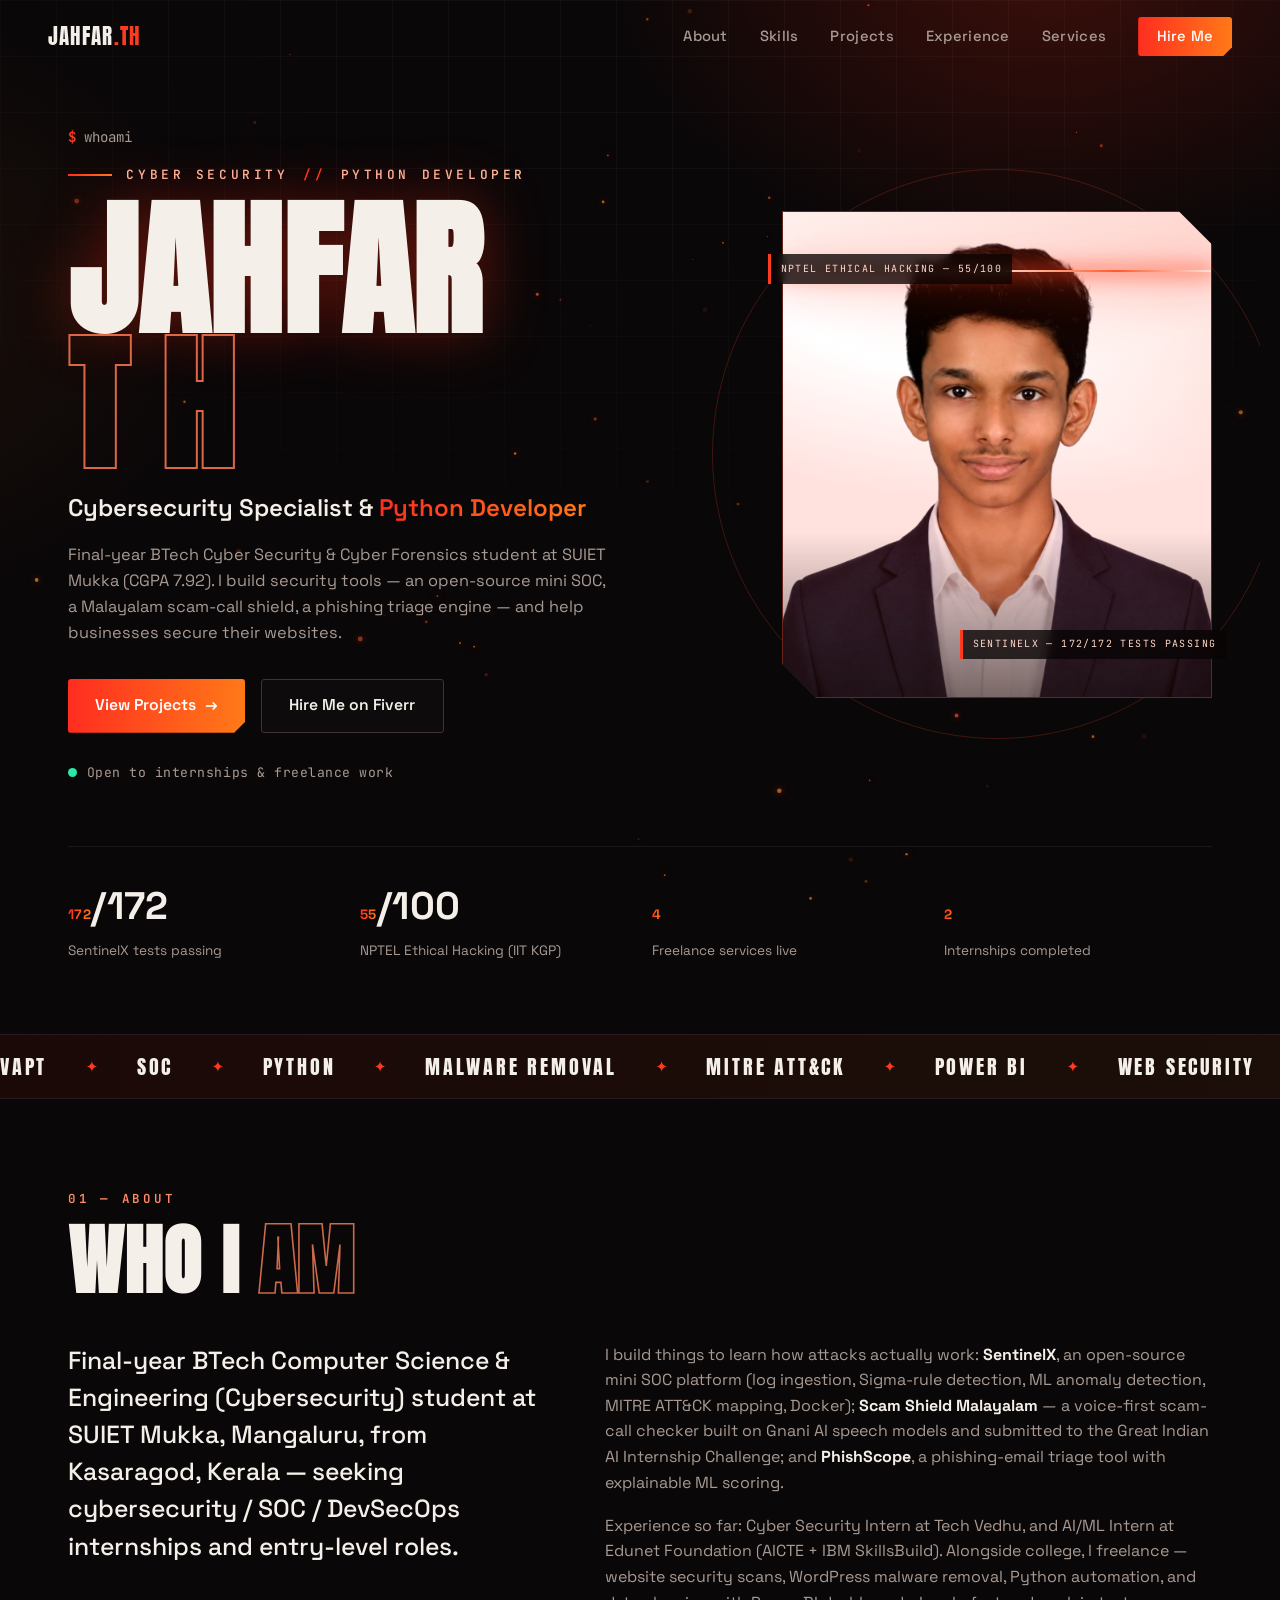
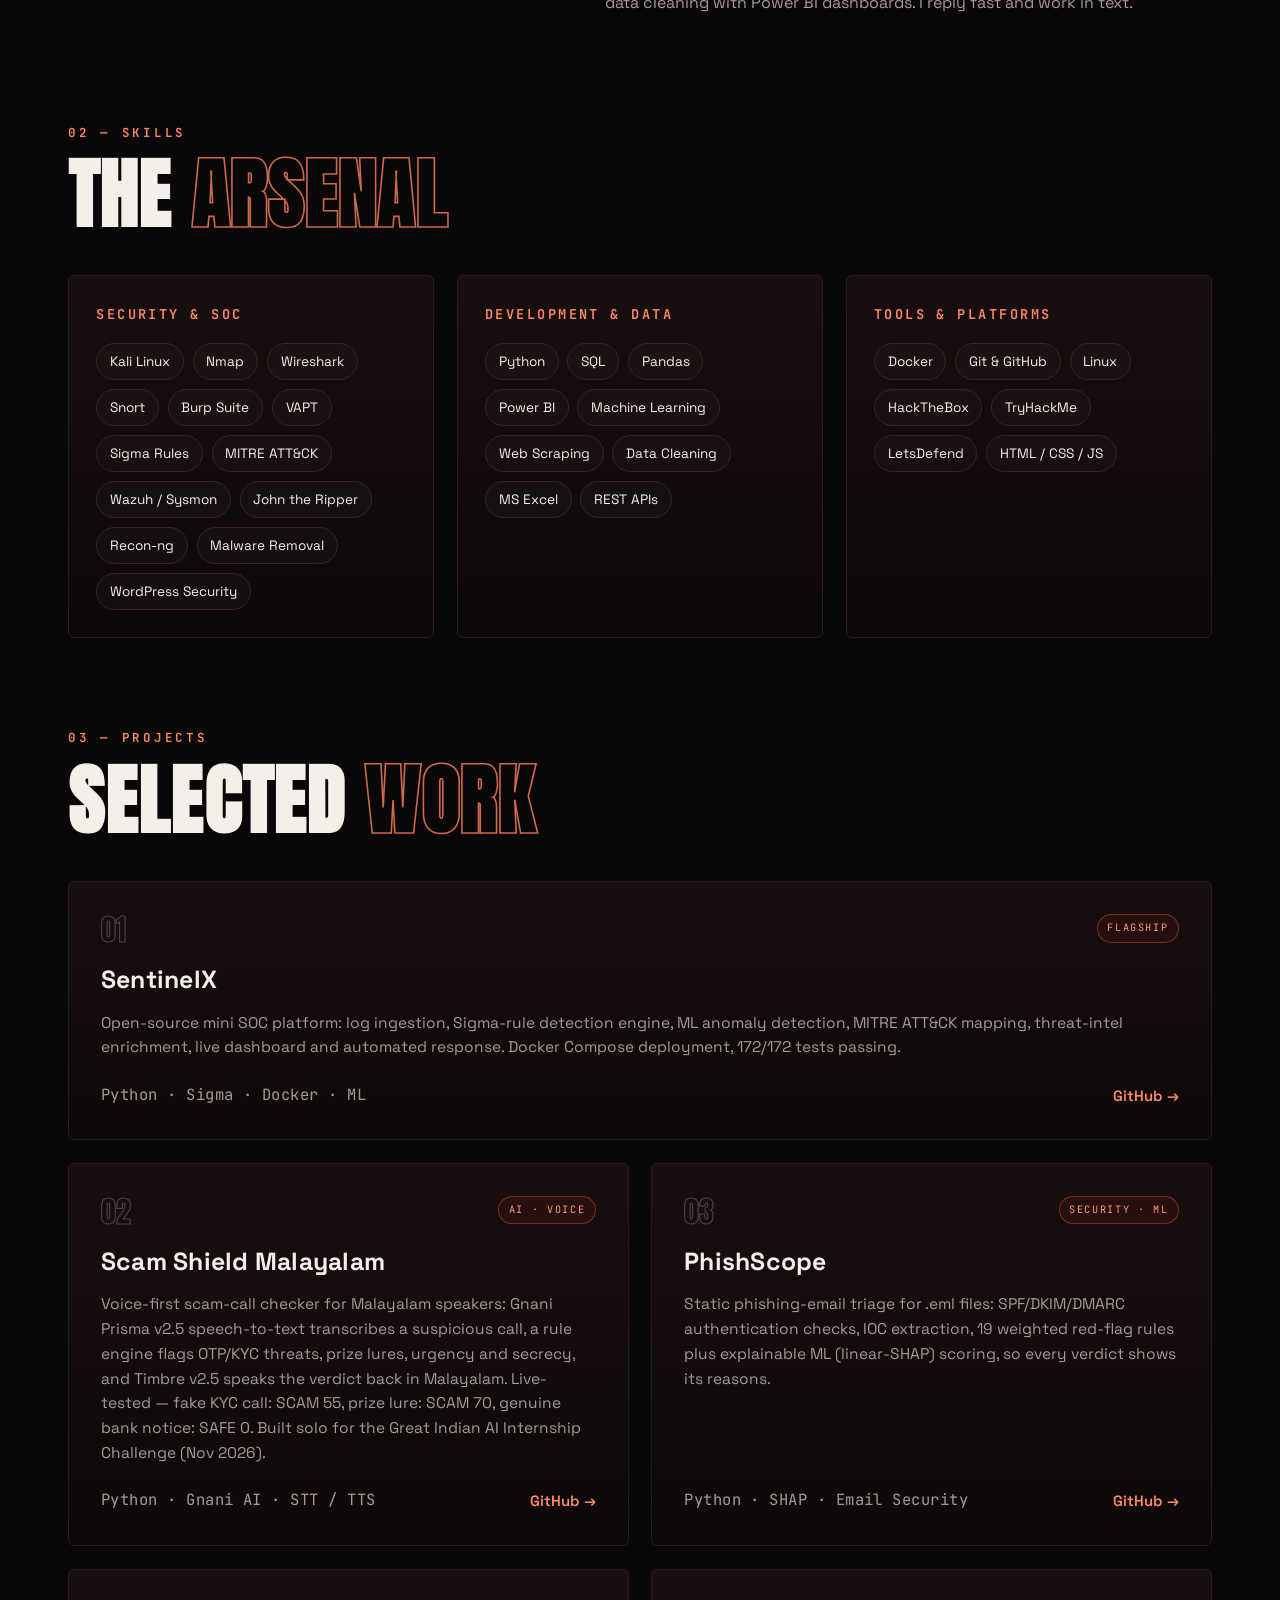
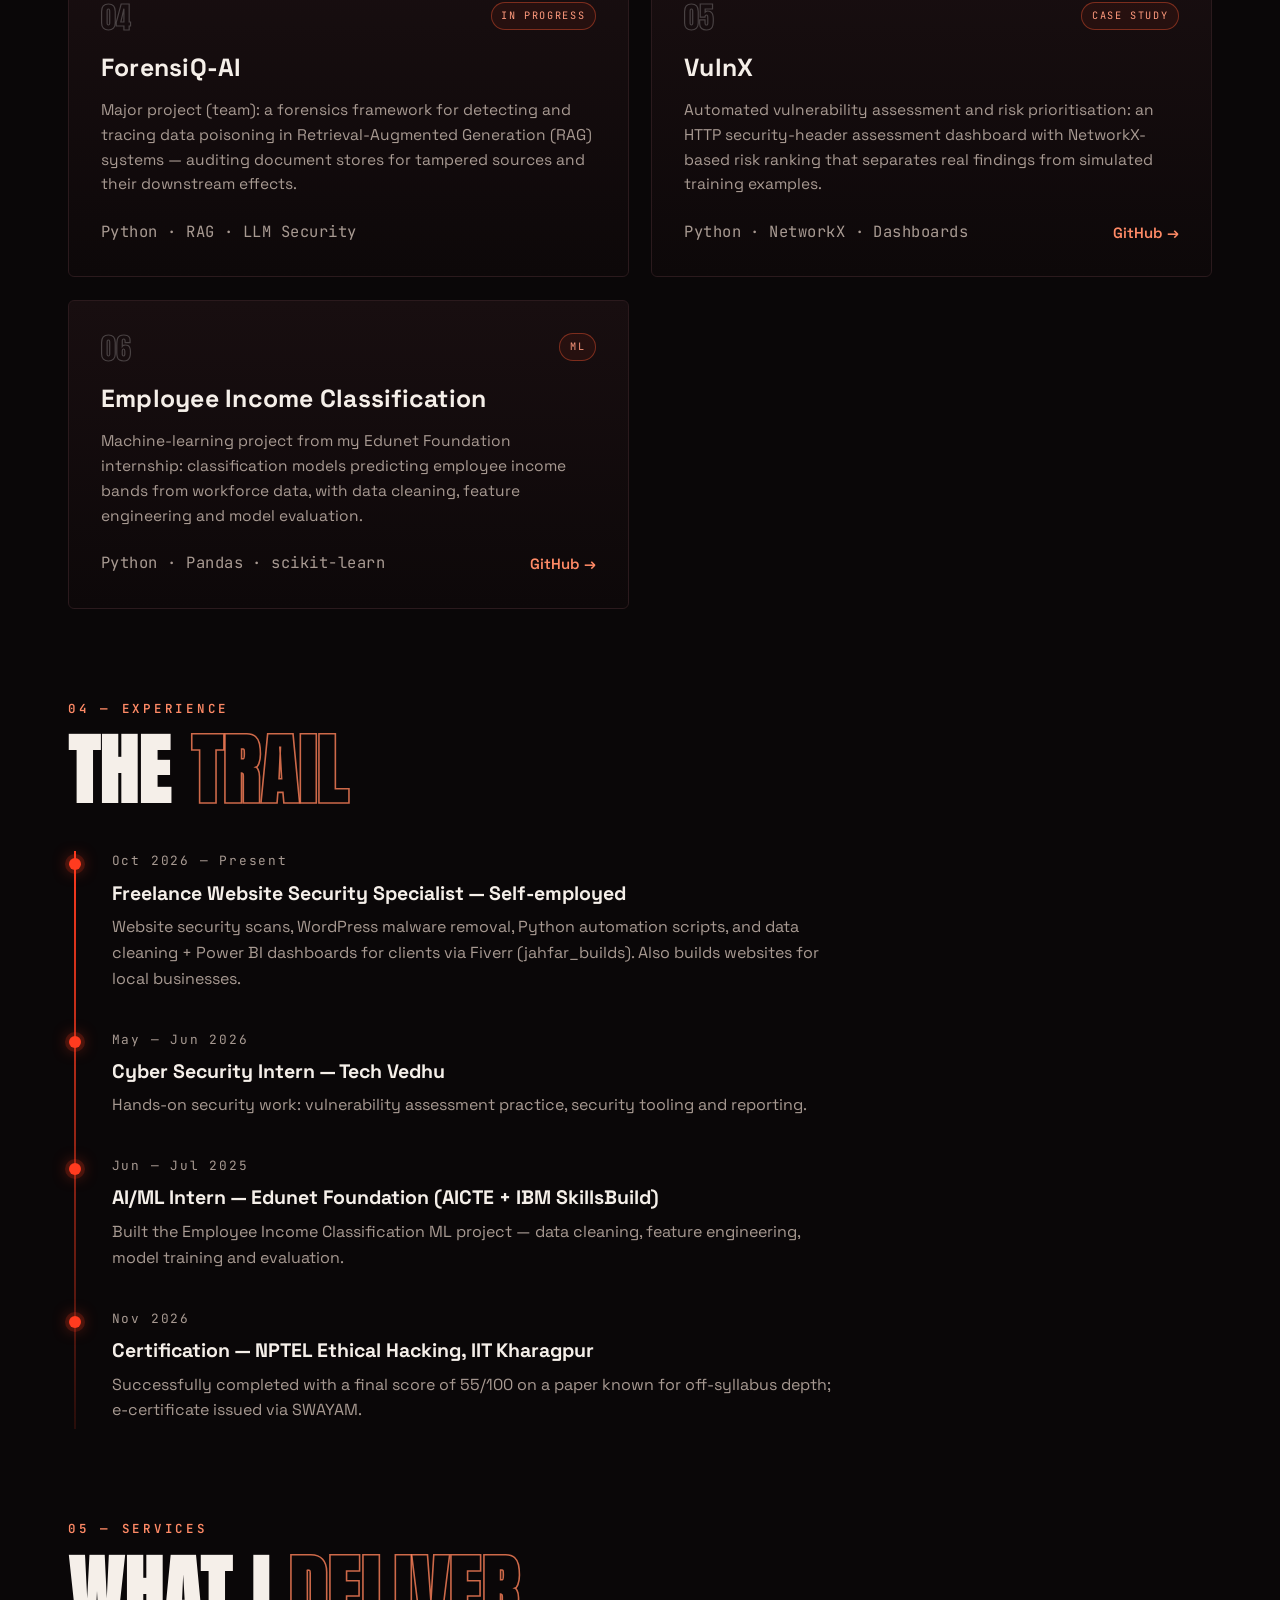
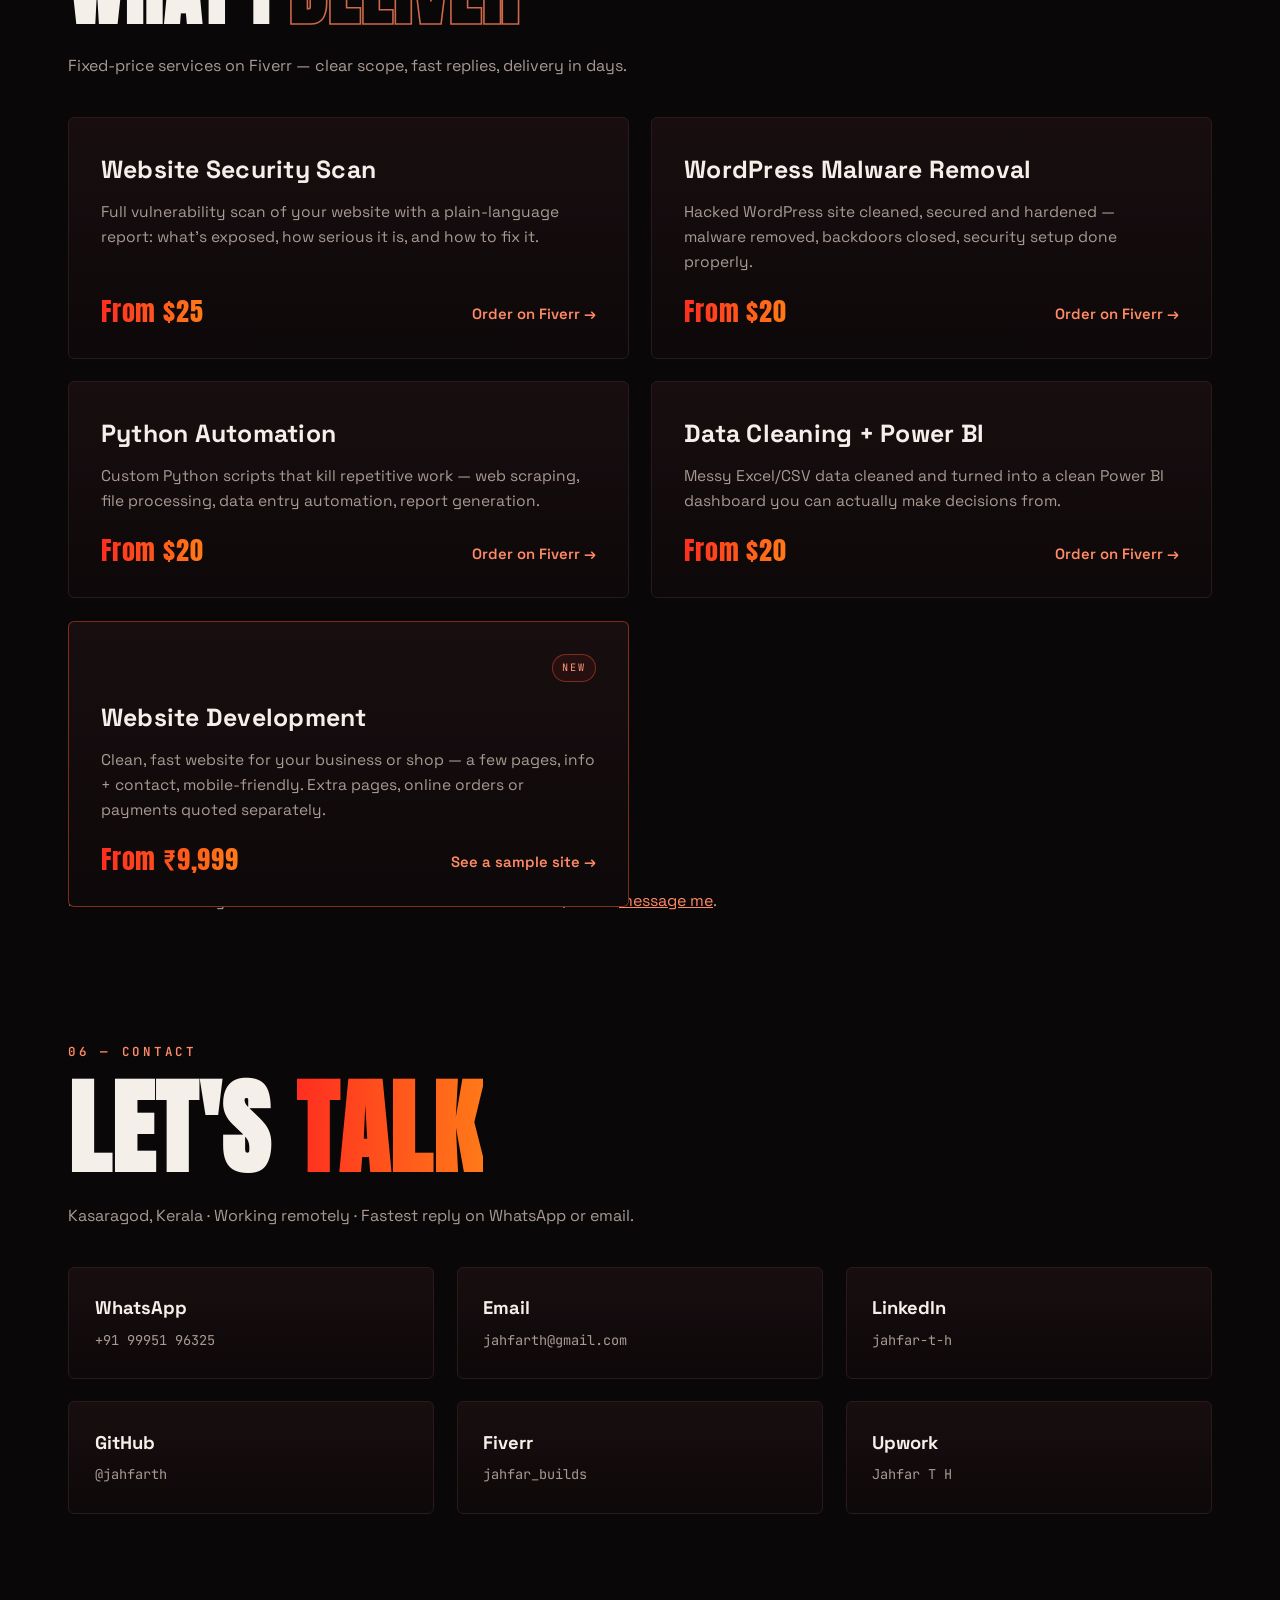
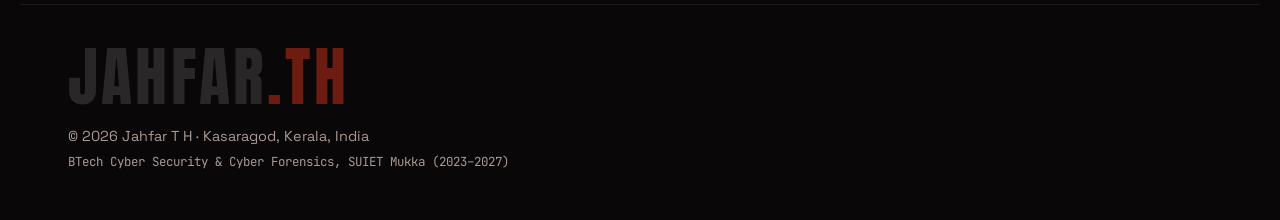
<file: index.html>
<!DOCTYPE html>
<html lang="en">
<head>
<meta charset="UTF-8">
<meta name="viewport" content="width=device-width, initial-scale=1.0">
<title>Jahfar T H — Cybersecurity Specialist &amp; Python Developer</title>
<meta name="description" content="Portfolio of Jahfar T H — final-year BTech Cybersecurity student, NPTEL Ethical Hacking certified. Builder of SentinelX (open-source mini SOC) and Scam Shield Malayalam. Website security, Python automation and data services.">
<link rel="preconnect" href="https://fonts.googleapis.com">
<link rel="preconnect" href="https://fonts.gstatic.com" crossorigin>
<link href="https://fonts.googleapis.com/css2?family=Anton&family=Space+Grotesk:wght@400;500;600;700&family=JetBrains+Mono:wght@400;600&display=swap" rel="stylesheet">
<link rel="stylesheet" href="style.css">
<link rel="icon" href="data:image/svg+xml,<svg xmlns='http://www.w3.org/2000/svg' viewBox='0 0 100 100'><rect width='100' height='100' rx='20' fill='%230a0708'/><text x='50' y='68' font-size='52' font-family='monospace' font-weight='bold' fill='%23ff3b1f' text-anchor='middle'>J</text></svg>">
</head>
<body>

<div class="bg-grid" aria-hidden="true"></div>
<div class="bg-glow" aria-hidden="true"></div>
<canvas class="embers" id="embers" aria-hidden="true"></canvas>

<header class="nav" id="nav">
  <a class="logo" href="#top">JAHFAR<span>.TH</span></a>
  <button class="nav-toggle" id="navToggle" aria-label="Menu">☰</button>
  <nav id="navLinks">
    <a href="#about">About</a>
    <a href="#skills">Skills</a>
    <a href="#projects">Projects</a>
    <a href="#experience">Experience</a>
    <a href="#services">Services</a>
    <a href="#contact" class="nav-cta">Hire Me</a>
  </nav>
</header>

<main id="top">

  <!-- HERO -->
  <section class="hero">
    <div class="hero-inner">
      <div class="hero-text">
        <p class="terminal-line reveal"><span class="prompt">$</span> whoami</p>
        <p class="kicker reveal"><span class="kicker-line"></span> CYBER SECURITY <span class="kicker-sep">//</span> PYTHON DEVELOPER</p>
        <h1 class="hero-name">
          <span class="name-solid reveal">JAHFAR</span>
          <span class="name-outline reveal">T&nbsp;H</span>
        </h1>
        <p class="hero-role reveal">Cybersecurity Specialist &amp; <span class="accent">Python Developer</span></p>
        <p class="hero-sub reveal">Final-year BTech Cyber Security &amp; Cyber Forensics student at SUIET Mukka (CGPA 7.92). I build security tools — an open-source mini SOC, a Malayalam scam-call shield, a phishing triage engine — and help businesses secure their websites.</p>
        <div class="hero-ctas reveal">
          <a class="btn btn-primary" href="#projects">View Projects <span class="btn-arrow">→</span></a>
          <a class="btn btn-ghost" href="https://www.fiverr.com/jahfar_builds" target="_blank" rel="noopener">Hire Me on Fiverr</a>
        </div>
        <p class="hero-status reveal"><span class="status-dot"></span> Open to internships &amp; freelance work</p>
      </div>

      <div class="hero-photo reveal">
        <div class="radar" aria-hidden="true"><span></span><span></span><span></span></div>
        <div class="photo-frame">
          <img src="[data-uri]" alt="Jahfar T H — cybersecurity specialist" width="1080" height="1225">
          <div class="photo-shade" aria-hidden="true"></div>
          <div class="scanline" aria-hidden="true"></div>
        </div>
        <p class="photo-tag tag-a">NPTEL ETHICAL HACKING — 55/100</p>
        <p class="photo-tag tag-b">SENTINELX — 172/172 TESTS PASSING</p>
      </div>
    </div>

    <div class="hero-stats reveal">
      <div class="stat"><strong><span class="count" data-count="172">0</span>/172</strong><span>SentinelX tests passing</span></div>
      <div class="stat"><strong><span class="count" data-count="55">0</span>/100</strong><span>NPTEL Ethical Hacking (IIT KGP)</span></div>
      <div class="stat"><strong><span class="count" data-count="4">0</span></strong><span>Freelance services live</span></div>
      <div class="stat"><strong><span class="count" data-count="2">0</span></strong><span>Internships completed</span></div>
    </div>
  </section>

  <!-- MARQUEE -->
  <div class="marquee" aria-hidden="true">
    <div class="marquee-track">
      <span>VAPT</span><i>✦</i><span>SOC</span><i>✦</i><span>PYTHON</span><i>✦</i><span>MALWARE REMOVAL</span><i>✦</i><span>MITRE ATT&amp;CK</span><i>✦</i><span>POWER BI</span><i>✦</i><span>WEB SECURITY</span><i>✦</i><span>SIEM</span><i>✦</i>
      <span>VAPT</span><i>✦</i><span>SOC</span><i>✦</i><span>PYTHON</span><i>✦</i><span>MALWARE REMOVAL</span><i>✦</i><span>MITRE ATT&amp;CK</span><i>✦</i><span>POWER BI</span><i>✦</i><span>WEB SECURITY</span><i>✦</i><span>SIEM</span><i>✦</i>
    </div>
  </div>

  <!-- ABOUT -->
  <section id="about" class="section">
    <div class="sec-head reveal">
      <p class="sec-tag">01 — ABOUT</p>
      <h2 class="sec-title">WHO I <span class="outline">AM</span></h2>
    </div>
    <div class="about-grid">
      <p class="about-lead reveal">Final-year BTech Computer Science &amp; Engineering (Cybersecurity) student at SUIET Mukka, Mangaluru, from Kasaragod, Kerala — seeking cybersecurity / SOC / DevSecOps internships and entry-level roles.</p>
      <div class="about-body reveal">
        <p>I build things to learn how attacks actually work: <strong>SentinelX</strong>, an open-source mini SOC platform (log ingestion, Sigma-rule detection, ML anomaly detection, MITRE ATT&amp;CK mapping, Docker); <strong>Scam Shield Malayalam</strong> — a voice-first scam-call checker built on Gnani AI speech models and submitted to the Great Indian AI Internship Challenge; and <strong>PhishScope</strong>, a phishing-email triage tool with explainable ML scoring.</p>
        <p>Experience so far: Cyber Security Intern at Tech Vedhu, and AI/ML Intern at Edunet Foundation (AICTE + IBM SkillsBuild). Alongside college, I freelance — website security scans, WordPress malware removal, Python automation, and data cleaning with Power BI dashboards. I reply fast and work in text.</p>
      </div>
    </div>
  </section>

  <!-- SKILLS -->
  <section id="skills" class="section">
    <div class="sec-head reveal">
      <p class="sec-tag">02 — SKILLS</p>
      <h2 class="sec-title">THE <span class="outline">ARSENAL</span></h2>
    </div>
    <div class="skill-groups">
      <div class="skill-group reveal">
        <h3>Security &amp; SOC</h3>
        <div class="chips">
          <span>Kali Linux</span><span>Nmap</span><span>Wireshark</span><span>Snort</span><span>Burp Suite</span><span>VAPT</span><span>Sigma Rules</span><span>MITRE ATT&amp;CK</span><span>Wazuh / Sysmon</span><span>John the Ripper</span><span>Recon-ng</span><span>Malware Removal</span><span>WordPress Security</span>
        </div>
      </div>
      <div class="skill-group reveal">
        <h3>Development &amp; Data</h3>
        <div class="chips">
          <span>Python</span><span>SQL</span><span>Pandas</span><span>Power BI</span><span>Machine Learning</span><span>Web Scraping</span><span>Data Cleaning</span><span>MS Excel</span><span>REST APIs</span>
        </div>
      </div>
      <div class="skill-group reveal">
        <h3>Tools &amp; Platforms</h3>
        <div class="chips">
          <span>Docker</span><span>Git &amp; GitHub</span><span>Linux</span><span>HackTheBox</span><span>TryHackMe</span><span>LetsDefend</span><span>HTML / CSS / JS</span>
        </div>
      </div>
    </div>
  </section>

  <!-- PROJECTS -->
  <section id="projects" class="section">
    <div class="sec-head reveal">
      <p class="sec-tag">03 — PROJECTS</p>
      <h2 class="sec-title">SELECTED <span class="outline">WORK</span></h2>
    </div>
    <div class="cards">

      <article class="card featured reveal">
        <div class="card-top"><span class="card-num">01</span><span class="tag">Flagship</span></div>
        <h3>SentinelX</h3>
        <p>Open-source mini SOC platform: log ingestion, Sigma-rule detection engine, ML anomaly detection, MITRE ATT&amp;CK mapping, threat-intel enrichment, live dashboard and automated response. Docker Compose deployment, 172/172 tests passing.</p>
        <div class="card-foot">
          <p class="stack">Python · Sigma · Docker · ML</p>
          <a href="https://github.com/jahfarth/sentinelx" target="_blank" rel="noopener">GitHub →</a>
        </div>
      </article>

      <article class="card reveal">
        <div class="card-top"><span class="card-num">02</span><span class="tag">AI · Voice</span></div>
        <h3>Scam Shield Malayalam</h3>
        <p>Voice-first scam-call checker for Malayalam speakers: Gnani Prisma v2.5 speech-to-text transcribes a suspicious call, a rule engine flags OTP/KYC threats, prize lures, urgency and secrecy, and Timbre v2.5 speaks the verdict back in Malayalam. Live-tested — fake KYC call: SCAM 55, prize lure: SCAM 70, genuine bank notice: SAFE 0. Built solo for the Great Indian AI Internship Challenge (Nov 2026).</p>
        <div class="card-foot">
          <p class="stack">Python · Gnani AI · STT / TTS</p>
          <a href="https://github.com/jahfarth/scam-shield-malayalam" target="_blank" rel="noopener">GitHub →</a>
        </div>
      </article>

      <article class="card reveal">
        <div class="card-top"><span class="card-num">03</span><span class="tag">Security · ML</span></div>
        <h3>PhishScope</h3>
        <p>Static phishing-email triage for .eml files: SPF/DKIM/DMARC authentication checks, IOC extraction, 19 weighted red-flag rules plus explainable ML (linear-SHAP) scoring, so every verdict shows its reasons.</p>
        <div class="card-foot">
          <p class="stack">Python · SHAP · Email Security</p>
          <a href="https://github.com/jahfarth/phishscope" target="_blank" rel="noopener">GitHub →</a>
        </div>
      </article>

      <article class="card reveal">
        <div class="card-top"><span class="card-num">04</span><span class="tag">In Progress</span></div>
        <h3>ForensiQ-AI</h3>
        <p>Major project (team): a forensics framework for detecting and tracing data poisoning in Retrieval-Augmented Generation (RAG) systems — auditing document stores for tampered sources and their downstream effects.</p>
        <div class="card-foot">
          <p class="stack">Python · RAG · LLM Security</p>
        </div>
      </article>

      <article class="card reveal">
        <div class="card-top"><span class="card-num">05</span><span class="tag">Case Study</span></div>
        <h3>VulnX</h3>
        <p>Automated vulnerability assessment and risk prioritisation: an HTTP security-header assessment dashboard with NetworkX-based risk ranking that separates real findings from simulated training examples.</p>
        <div class="card-foot">
          <p class="stack">Python · NetworkX · Dashboards</p>
          <a href="https://github.com/jahfarth/VulnX" target="_blank" rel="noopener">GitHub →</a>
        </div>
      </article>

      <article class="card reveal">
        <div class="card-top"><span class="card-num">06</span><span class="tag">ML</span></div>
        <h3>Employee Income Classification</h3>
        <p>Machine-learning project from my Edunet Foundation internship: classification models predicting employee income bands from workforce data, with data cleaning, feature engineering and model evaluation.</p>
        <div class="card-foot">
          <p class="stack">Python · Pandas · scikit-learn</p>
          <a href="https://github.com/jahfarth/employee-income-classification" target="_blank" rel="noopener">GitHub →</a>
        </div>
      </article>

    </div>
  </section>

  <!-- EXPERIENCE -->
  <section id="experience" class="section">
    <div class="sec-head reveal">
      <p class="sec-tag">04 — EXPERIENCE</p>
      <h2 class="sec-title">THE <span class="outline">TRAIL</span></h2>
    </div>
    <div class="timeline">
      <div class="t-item reveal">
        <p class="t-date">Oct 2026 — Present</p>
        <h3>Freelance Website Security Specialist — Self-employed</h3>
        <p>Website security scans, WordPress malware removal, Python automation scripts, and data cleaning + Power BI dashboards for clients via Fiverr (jahfar_builds). Also builds websites for local businesses.</p>
      </div>
      <div class="t-item reveal">
        <p class="t-date">May — Jun 2026</p>
        <h3>Cyber Security Intern — Tech Vedhu</h3>
        <p>Hands-on security work: vulnerability assessment practice, security tooling and reporting.</p>
      </div>
      <div class="t-item reveal">
        <p class="t-date">Jun — Jul 2025</p>
        <h3>AI/ML Intern — Edunet Foundation (AICTE + IBM SkillsBuild)</h3>
        <p>Built the Employee Income Classification ML project — data cleaning, feature engineering, model training and evaluation.</p>
      </div>
      <div class="t-item reveal">
        <p class="t-date">Nov 2026</p>
        <h3>Certification — NPTEL Ethical Hacking, IIT Kharagpur</h3>
        <p>Successfully completed with a final score of 55/100 on a paper known for off-syllabus depth; e-certificate issued via SWAYAM.</p>
      </div>
    </div>
  </section>

  <!-- SERVICES -->
  <section id="services" class="section">
    <div class="sec-head reveal">
      <p class="sec-tag">05 — SERVICES</p>
      <h2 class="sec-title">WHAT I <span class="outline">DELIVER</span></h2>
    </div>
    <p class="sec-sub reveal">Fixed-price services on Fiverr — clear scope, fast replies, delivery in days.</p>
    <div class="cards">
      <article class="card service reveal">
        <h3>Website Security Scan</h3>
        <p>Full vulnerability scan of your website with a plain-language report: what's exposed, how serious it is, and how to fix it.</p>
        <div class="card-foot">
          <p class="price">From $25</p>
          <a href="https://www.fiverr.com/jahfar_builds" target="_blank" rel="noopener">Order on Fiverr →</a>
        </div>
      </article>
      <article class="card service reveal">
        <h3>WordPress Malware Removal</h3>
        <p>Hacked WordPress site cleaned, secured and hardened — malware removed, backdoors closed, security setup done properly.</p>
        <div class="card-foot">
          <p class="price">From $20</p>
          <a href="https://www.fiverr.com/jahfar_builds/remove-wordpress-malware-fix-your-hacked-website-and-secure-it" target="_blank" rel="noopener">Order on Fiverr →</a>
        </div>
      </article>
      <article class="card service reveal">
        <h3>Python Automation</h3>
        <p>Custom Python scripts that kill repetitive work — web scraping, file processing, data entry automation, report generation.</p>
        <div class="card-foot">
          <p class="price">From $20</p>
          <a href="https://www.fiverr.com/jahfar_builds/automate-your-repetitive-task-with-a-custom-python-script" target="_blank" rel="noopener">Order on Fiverr →</a>
        </div>
      </article>
      <article class="card service reveal">
        <h3>Data Cleaning + Power BI</h3>
        <p>Messy Excel/CSV data cleaned and turned into a clean Power BI dashboard you can actually make decisions from.</p>
        <div class="card-foot">
          <p class="price">From $20</p>
          <a href="https://www.fiverr.com/jahfar_builds/clean-your-messy-excel-or-csv-data-and-build-a-power-bi-dashboard" target="_blank" rel="noopener">Order on Fiverr →</a>
        </div>
      </article>
      <article class="card service highlight reveal">
        <div class="card-top"><span></span><span class="tag">New</span></div>
        <h3>Website Development</h3>
        <p>Clean, fast website for your business or shop — a few pages, info + contact, mobile-friendly. Extra pages, online orders or payments quoted separately.</p>
        <div class="card-foot">
          <p class="price">From ₹9,999</p>
          <a href="https://jahfarth.github.io/elite-cafe/" target="_blank" rel="noopener">See a sample site →</a>
        </div>
      </article>
    </div>
    <p class="sec-sub reveal">Need a website for your business instead? Basic sites start at ₹9,999 — <a href="#contact">message me</a>.</p>
  </section>

  <!-- CONTACT -->
  <section id="contact" class="section">
    <div class="sec-head reveal">
      <p class="sec-tag">06 — CONTACT</p>
      <h2 class="sec-title contact-title">LET'S <span class="accent-fill">TALK</span></h2>
    </div>
    <p class="sec-sub reveal">Kasaragod, Kerala · Working remotely · Fastest reply on WhatsApp or email.</p>
    <div class="contact-grid">
      <a class="contact-card reveal" href="https://wa.me/919995196325" target="_blank" rel="noopener"><strong>WhatsApp</strong><span>+91 99951 96325</span></a>
      <a class="contact-card reveal" href="mailto:jahfarth@gmail.com"><strong>Email</strong><span>jahfarth@gmail.com</span></a>
      <a class="contact-card reveal" href="https://www.linkedin.com/in/jahfar-t-h-8491151ba" target="_blank" rel="noopener"><strong>LinkedIn</strong><span>jahfar-t-h</span></a>
      <a class="contact-card reveal" href="https://github.com/jahfarth" target="_blank" rel="noopener"><strong>GitHub</strong><span>@jahfarth</span></a>
      <a class="contact-card reveal" href="https://www.fiverr.com/jahfar_builds" target="_blank" rel="noopener"><strong>Fiverr</strong><span>jahfar_builds</span></a>
      <a class="contact-card reveal" href="https://www.upwork.com/freelancers/~01bc1d4b9a623ca7eb" target="_blank" rel="noopener"><strong>Upwork</strong><span>Jahfar T H</span></a>
    </div>
  </section>

</main>

<footer>
  <p class="foot-big">JAHFAR<span>.TH</span></p>
  <p>© 2026 Jahfar T H · Kasaragod, Kerala, India</p>
  <p class="foot-note">BTech Cyber Security &amp; Cyber Forensics, SUIET Mukka (2023–2027)</p>
</footer>

<script src="script.js"></script>
</body>
</html>
</file>
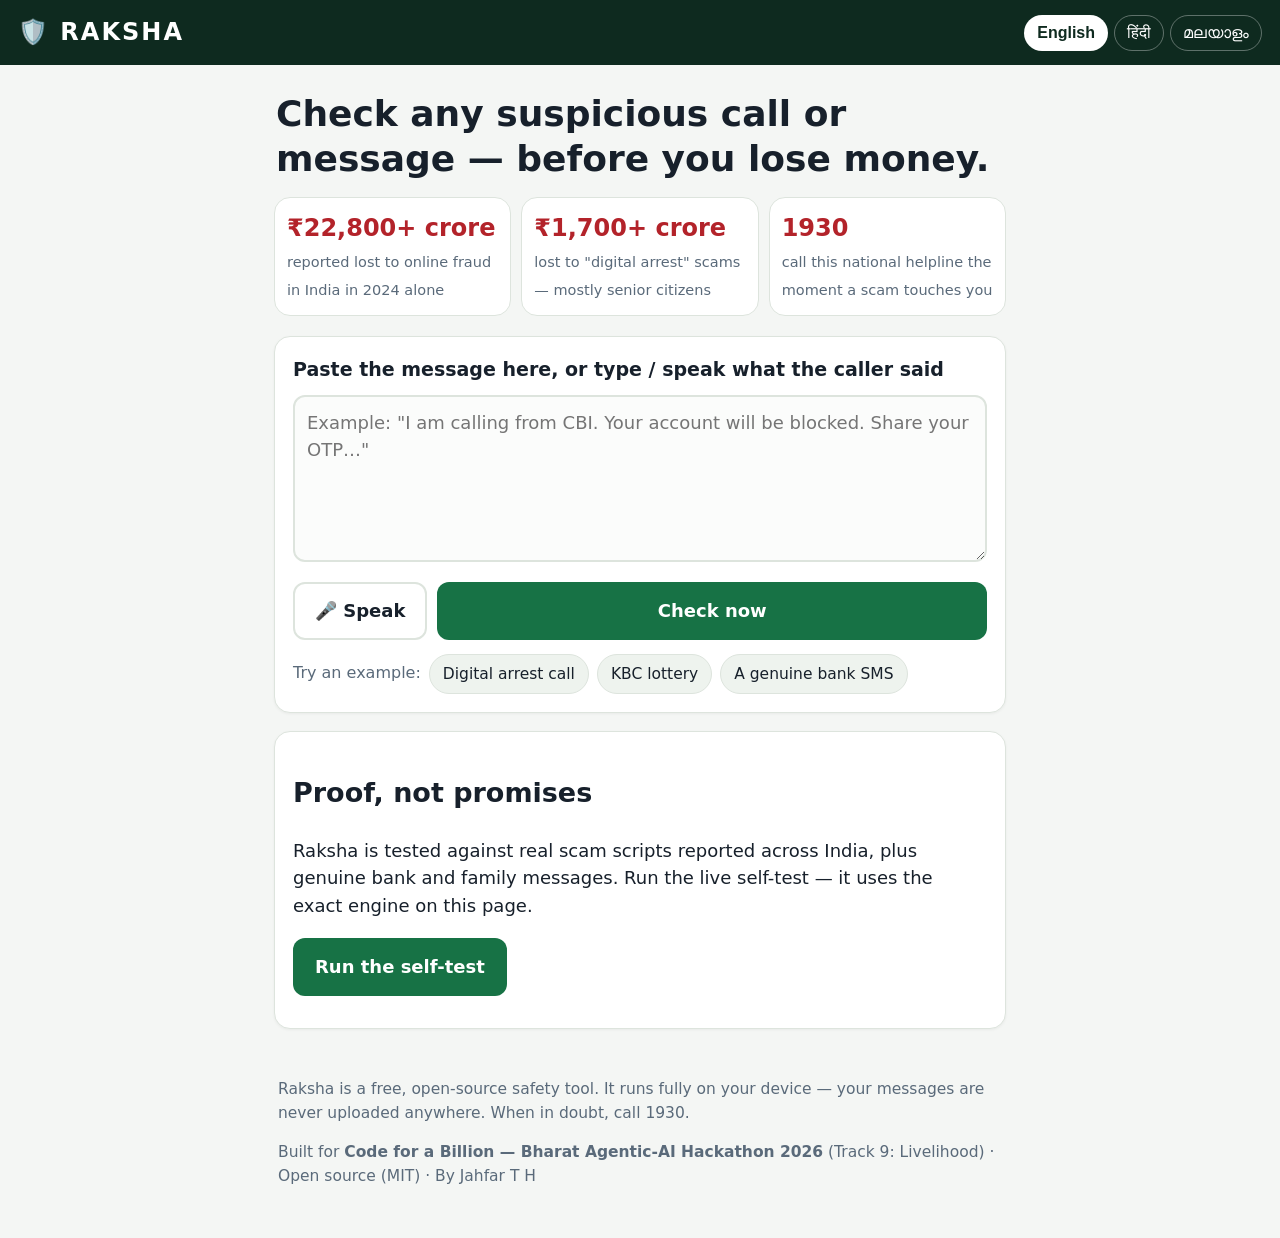
<file: raksha/index.html>
<!DOCTYPE html>
<html lang="en">
<head>
<meta charset="UTF-8">
<meta name="viewport" content="width=device-width, initial-scale=1.0">
<title>Raksha — Scam Shield for India | Stop Digital Arrest & Phone Fraud</title>
<meta name="description" content="Raksha checks suspicious calls and messages for India's biggest scam patterns — digital arrest, fake KYC, OTP theft, parcel fraud — in English, Hindi and Malayalam. Free, private, runs on your device.">
<link rel="stylesheet" href="styles.css">
<link rel="icon" href="data:image/svg+xml,<svg xmlns='http://www.w3.org/2000/svg' viewBox='0 0 100 100'><text y='.9em' font-size='90'>🛡️</text></svg>">
</head>
<body>
<header class="topbar">
  <div class="brand">🛡️ <span>RAKSHA</span></div>
  <div class="langs" role="group" aria-label="Language">
    <button data-lang="en" class="lang-btn active">English</button>
    <button data-lang="hi" class="lang-btn">हिंदी</button>
    <button data-lang="ml" class="lang-btn">മലയാളം</button>
  </div>
</header>

<main>
  <section class="hero">
    <h1 data-i18n="tagline">Check any suspicious call or message — before you lose money.</h1>
    <div class="stats" id="stats"></div>
  </section>

  <section class="card checker">
    <label for="inputText" class="input-label" data-i18n="inputLabel"></label>
    <textarea id="inputText" rows="5"></textarea>
    <div class="actions-row">
      <button id="micBtn" class="btn btn-ghost" data-i18n="micBtn"></button>
      <button id="checkBtn" class="btn btn-primary" data-i18n="checkBtn"></button>
    </div>
    <p id="inputMsg" class="input-msg" hidden></p>
    <div class="examples">
      <span data-i18n="tryLabel"></span>
      <button class="chip" data-example="0"></button>
      <button class="chip" data-example="1"></button>
      <button class="chip" data-example="2"></button>
    </div>
  </section>

  <section id="result" class="card result" hidden>
    <div id="verdictBanner" class="verdict">
      <div id="verdictWord" class="verdict-word"></div>
      <div id="verdictSub" class="verdict-sub"></div>
      <div class="meter"><div id="meterFill" class="meter-fill"></div></div>
    </div>

    <div id="daAlert" class="da-alert" hidden>
      <div class="da-title" data-i18n="digitalArrestTitle"></div>
      <p data-i18n="digitalArrestBody"></p>
    </div>

    <h3 data-i18n="reasonsTitle"></h3>
    <ul id="reasonsList" class="reasons"></ul>

    <div class="action-card">
      <h3 data-i18n="actionTitle"></h3>
      <ol id="actionsList"></ol>
      <div class="actions-row">
        <a class="btn btn-call" href="tel:1930" data-i18n="callBtn"></a>
        <a class="btn btn-ghost" href="https://cybercrime.gov.in" target="_blank" rel="noopener" data-i18n="reportBtn"></a>
      </div>
    </div>

    <div class="actions-row">
      <button id="speakBtn" class="btn btn-ghost" data-i18n="speakBtn"></button>
      <button id="shareBtn" class="btn btn-whatsapp" data-i18n="shareBtn"></button>
    </div>
  </section>

  <section class="card selftest">
    <h2 data-i18n="selfTestTitle"></h2>
    <p data-i18n="selfTestBody"></p>
    <button id="selfTestBtn" class="btn btn-primary" data-i18n="selfTestBtn"></button>
    <div id="selfTestOut" class="selftest-out"></div>
  </section>
</main>

<footer>
  <p data-i18n="footer"></p>
  <p class="credit">Built for <strong>Code for a Billion — Bharat Agentic-AI Hackathon 2026</strong> (Track 9: Livelihood) · Open source (MIT) · By Jahfar T H</p>
</footer>

<script src="engine.js"></script>
<script src="corpus.js"></script>
<script src="i18n.js"></script>
<script src="app.js"></script>
</body>
</html>
</file>
<file: style.css>
/* ============ JAHFAR.TH — v2 cinematic ============ */
:root{
  --bg:#0a0708;
  --bg2:#0d0809;
  --panel:#140c0e;
  --panel2:#180e10;
  --line:#2b1a1d;
  --line-soft:rgba(255,255,255,.07);
  --text:#f5efe9;
  --muted:#a89a92;
  --red:#ff3b1f;
  --orange:#ff7a18;
  --red-soft:rgba(255,59,31,.55);
  --grad:linear-gradient(92deg,#ff2d20 0%,#ff7a18 100%);
  --font-disp:"Anton",Impact,sans-serif;
  --font-body:"Space Grotesk",system-ui,sans-serif;
  --font-mono:"JetBrains Mono",ui-monospace,monospace;
}
*{margin:0;padding:0;box-sizing:border-box}
html{scroll-behavior:smooth;overflow-x:hidden;overflow-x:clip}
body{
  background:var(--bg);
  color:var(--text);
  font-family:var(--font-body);
  line-height:1.6;
  overflow-x:hidden;overflow-x:clip;
  -webkit-font-smoothing:antialiased;
}
::selection{background:var(--red);color:#fff}
::-webkit-scrollbar{width:10px}
::-webkit-scrollbar-track{background:var(--bg)}
::-webkit-scrollbar-thumb{background:#3a2226;border-radius:6px}
::-webkit-scrollbar-thumb:hover{background:var(--red)}
a{color:inherit}
img{max-width:100%;display:block}

/* ---------- background layers ---------- */
.bg-grid{
  position:fixed;inset:0;z-index:-2;pointer-events:none;
  background-image:
    linear-gradient(rgba(255,255,255,.033) 1px,transparent 1px),
    linear-gradient(90deg,rgba(255,255,255,.033) 1px,transparent 1px);
  background-size:56px 56px;
  -webkit-mask-image:radial-gradient(ellipse 90% 70% at 50% 0%,#000 30%,transparent 100%);
          mask-image:radial-gradient(ellipse 90% 70% at 50% 0%,#000 30%,transparent 100%);
}
.bg-glow{
  position:fixed;inset:0;z-index:-3;pointer-events:none;
  background:
    radial-gradient(720px 480px at 82% -4%,rgba(255,45,20,.20),transparent 62%),
    radial-gradient(600px 500px at -10% 34%,rgba(255,122,24,.07),transparent 60%),
    var(--bg);
}

/* ember particles canvas */
.embers{position:fixed;inset:0;z-index:-1;pointer-events:none}

/* ---------- nav ---------- */
.nav{
  position:fixed;top:0;left:0;right:0;z-index:50;
  display:flex;align-items:center;justify-content:space-between;
  padding:1.05rem clamp(1.25rem,4vw,3rem);
  transition:background .35s ease,border-color .35s ease,padding .35s ease;
  border-bottom:1px solid transparent;
}
.nav.scrolled{
  background:rgba(10,7,8,.82);
  -webkit-backdrop-filter:blur(14px);backdrop-filter:blur(14px);
  border-bottom-color:var(--line-soft);
  padding-top:.7rem;padding-bottom:.7rem;
}
.logo{
  font-family:var(--font-disp);font-size:1.3rem;letter-spacing:.06em;
  text-decoration:none;color:var(--text);
}
.logo span{color:var(--red)}
.nav nav{display:flex;align-items:center;gap:2rem}
.nav nav a{
  text-decoration:none;font-size:.92rem;font-weight:500;color:var(--muted);
  letter-spacing:.02em;transition:color .25s ease;position:relative;
}
.nav nav a:not(.nav-cta)::after{
  content:"";position:absolute;left:0;bottom:-5px;height:2px;width:0;
  background:var(--grad);transition:width .3s ease;
}
.nav nav a:not(.nav-cta):hover{color:var(--text)}
.nav nav a:not(.nav-cta):hover::after{width:100%}
.nav-cta{
  color:#fff !important;font-weight:600;
  background:var(--grad);
  padding:.5rem 1.15rem;border-radius:3px;
  clip-path:polygon(0 0,100% 0,100% calc(100% - 9px),calc(100% - 9px) 100%,0 100%);
  transition:filter .25s ease,transform .25s ease;
}
.nav-cta:hover{filter:brightness(1.12);transform:translateY(-1px)}
.nav-toggle{
  display:none;background:none;border:1px solid var(--line);border-radius:6px;
  color:var(--text);font-size:1.15rem;padding:.3rem .6rem;cursor:pointer;
}

/* ---------- hero ---------- */
.hero{
  max-width:1240px;margin:0 auto;overflow:clip;
  padding:clamp(7.5rem,14vh,10rem) clamp(1.25rem,4vw,3rem) 0;
}
.hero-inner{
  display:grid;grid-template-columns:1.08fr .92fr;gap:clamp(2rem,5vw,4.5rem);
  align-items:center;
}
.terminal-line{
  font-family:var(--font-mono);font-size:.88rem;color:var(--muted);margin-bottom:1rem;
}
.terminal-line .prompt{color:var(--red);font-weight:600}
.kicker{
  font-family:var(--font-mono);font-size:.8rem;letter-spacing:.28em;
  color:#ffb59d;display:flex;align-items:center;gap:.9rem;font-weight:600;
}
.kicker-line{display:inline-block;width:44px;height:2px;background:var(--grad)}
.kicker-sep{color:var(--red)}
.hero-name{
  font-family:var(--font-disp);text-transform:uppercase;line-height:.92;
  margin:1.1rem 0 .4rem;letter-spacing:.01em;
}
.hero-name span{display:block}
.name-solid{
  font-size:clamp(4.2rem,11.5vw,9.2rem);color:var(--text);
  text-shadow:0 0 60px rgba(255,45,20,.35);
}
.name-outline{
  font-size:clamp(4.2rem,11.5vw,9.2rem);
  color:transparent;
  -webkit-text-stroke:2px rgba(255,120,80,.85);
  text-stroke:2px rgba(255,120,80,.85);
}
.hero-role{font-size:clamp(1.15rem,2.4vw,1.5rem);font-weight:600;margin-top:1rem}
.hero-role .accent{
  background:var(--grad);-webkit-background-clip:text;background-clip:text;color:transparent;
}
.hero-sub{color:var(--muted);max-width:34rem;margin-top:.9rem;font-size:1.02rem}
.hero-ctas{display:flex;flex-wrap:wrap;gap:1rem;margin-top:2rem}
.btn{
  text-decoration:none;font-weight:600;font-size:.98rem;
  padding:.85rem 1.7rem;border-radius:3px;display:inline-flex;align-items:center;gap:.55rem;
  transition:transform .25s ease,filter .25s ease,border-color .25s ease,color .25s ease;
}
.btn-primary{
  background:var(--grad);color:#fff;
  clip-path:polygon(0 0,100% 0,100% calc(100% - 11px),calc(100% - 11px) 100%,0 100%);
  box-shadow:0 14px 34px -12px rgba(255,45,20,.55);
}
.btn-primary:hover{transform:translateY(-2px);filter:brightness(1.1)}
.btn-arrow{transition:transform .25s ease}
.btn-primary:hover .btn-arrow{transform:translateX(4px)}
.btn-ghost{border:1px solid #453034;color:var(--text);background:rgba(255,255,255,.02)}
.btn-ghost:hover{border-color:var(--red-soft);transform:translateY(-2px)}
.hero-status{
  margin-top:1.8rem;font-family:var(--font-mono);font-size:.82rem;color:var(--muted);
  display:flex;align-items:center;gap:.6rem;letter-spacing:.04em;
}
.status-dot{
  width:9px;height:9px;border-radius:50%;background:#2ee6a8;flex:none;
  box-shadow:0 0 0 0 rgba(46,230,168,.5);animation:pulse 2.2s infinite;
}
@keyframes pulse{
  0%{box-shadow:0 0 0 0 rgba(46,230,168,.45)}
  70%{box-shadow:0 0 0 9px rgba(46,230,168,0)}
  100%{box-shadow:0 0 0 0 rgba(46,230,168,0)}
}

/* portrait */
.hero-photo{position:relative;justify-self:end;width:min(430px,100%)}
.radar{position:absolute;inset:0;display:grid;place-items:center;z-index:0;pointer-events:none}
.radar span{
  position:absolute;border:1px solid rgba(255,80,45,.22);border-radius:50%;
  animation:radarPulse 5s ease-in-out infinite;
}
.radar span:nth-child(1){width:290px;height:290px}
.radar span:nth-child(2){width:430px;height:430px;animation-delay:1.2s}
.radar span:nth-child(3){width:570px;height:570px;animation-delay:2.4s}
@keyframes radarPulse{0%,100%{opacity:.45}50%{opacity:1}}
.photo-frame{
  position:relative;z-index:1;overflow:hidden;
  clip-path:polygon(0 0,calc(100% - 34px) 0,100% 34px,100% 100%,34px 100%,0 calc(100% - 34px));
  border:1px solid rgba(255,90,50,.35);
  box-shadow:0 40px 90px -30px rgba(255,45,20,.45);
  background:var(--panel);
}
.photo-frame img{
  width:100%;height:100%;object-fit:cover;aspect-ratio:1080/1225;
  filter:saturate(1.05) contrast(1.06);
  transform:scale(1.01);
}
.photo-shade{
  position:absolute;inset:0;pointer-events:none;
  background:
    linear-gradient(200deg,rgba(255,60,25,.20) 0%,transparent 42%),
    linear-gradient(0deg,rgba(10,4,4,.55) 0%,transparent 34%),
    radial-gradient(120% 60% at 50% 0%,transparent 55%,rgba(255,45,20,.14));
  mix-blend-mode:normal;
}
.scanline{
  position:absolute;left:0;right:0;height:2px;top:12%;pointer-events:none;
  background:linear-gradient(90deg,transparent,#ff5a2a 22%,#ffd9c9 50%,#ff5a2a 78%,transparent);
  box-shadow:0 0 18px 3px rgba(255,70,30,.75),0 0 46px 8px rgba(255,45,20,.35);
  animation:scan 5.2s ease-in-out infinite alternate;
}
@keyframes scan{from{top:9%}to{top:88%}}
.photo-tag{
  position:absolute;z-index:2;font-family:var(--font-mono);font-size:.62rem;
  letter-spacing:.14em;color:#ffd9c9;background:rgba(8,4,4,.78);
  border-left:3px solid var(--red);padding:.42rem .6rem;white-space:nowrap;
  -webkit-backdrop-filter:blur(4px);backdrop-filter:blur(4px);
}
.tag-a{top:9%;left:-14px}
.tag-b{bottom:8%;right:-14px;left:auto}

/* stats */
.hero-stats{
  margin-top:clamp(3rem,7vh,4.5rem);
  display:grid;grid-template-columns:repeat(4,1fr);gap:1.5rem;
  border-top:1px solid var(--line-soft);padding-top:1.8rem;
}
.stat strong{
  display:block;font-size:clamp(1.7rem,3.4vw,2.4rem);font-weight:700;letter-spacing:.01em;
}
.stat strong .count{
  background:var(--grad);-webkit-background-clip:text;background-clip:text;color:transparent;
}
.stat span{color:var(--muted);font-size:.85rem}

/* ---------- marquee ---------- */
.marquee{
  margin-top:clamp(3.5rem,8vh,5rem);
  border-top:1px solid var(--line);border-bottom:1px solid var(--line);
  background:linear-gradient(90deg,rgba(255,45,20,.07),rgba(255,122,24,.07));
  overflow:hidden;padding:.95rem 0;
}
.marquee-track{
  display:flex;align-items:center;gap:2.4rem;width:max-content;
  animation:marquee 26s linear infinite;
}
.marquee-track span{
  font-family:var(--font-disp);font-size:1.25rem;letter-spacing:.14em;color:var(--text);
  white-space:nowrap;
}
.marquee-track i{color:var(--red);font-style:normal;font-size:.95rem}
@keyframes marquee{from{transform:translateX(0)}to{transform:translateX(-50%)}}

/* ---------- sections ---------- */
.section{
  max-width:1240px;margin:0 auto;
  padding:clamp(4.5rem,10vh,7.5rem) clamp(1.25rem,4vw,3rem) 0;
}
.sec-head{margin-bottom:2.6rem}
.sec-tag{
  font-family:var(--font-mono);font-size:.78rem;letter-spacing:.3em;color:#ff8a66;
  font-weight:600;margin-bottom:.9rem;
}
.sec-title{
  font-family:var(--font-disp);text-transform:uppercase;line-height:1;
  font-size:clamp(2.7rem,6.5vw,4.8rem);letter-spacing:.015em;
}
.sec-title .outline{
  color:transparent;-webkit-text-stroke:1.6px rgba(255,130,90,.8);
}
.sec-title .accent-fill{
  background:var(--grad);-webkit-background-clip:text;background-clip:text;color:transparent;
}
.sec-sub{color:var(--muted);margin:-1.2rem 0 2.4rem;max-width:44rem}
.sec-sub a{color:#ff8a66}

/* about */
.about-grid{display:grid;grid-template-columns:1fr 1.25fr;gap:clamp(1.8rem,4vw,3.5rem)}
.about-lead{font-size:clamp(1.25rem,2.3vw,1.55rem);font-weight:500;line-height:1.5}
.about-body p{color:var(--muted);margin-bottom:1.1rem}
.about-body strong{color:var(--text)}

/* skills */
.skill-groups{display:grid;grid-template-columns:repeat(3,1fr);gap:1.4rem}
.skill-group{
  background:linear-gradient(180deg,var(--panel2),var(--bg2));
  border:1px solid var(--line);padding:1.7rem;border-radius:6px;
  transition:border-color .3s ease,transform .3s ease;
}
.skill-group:hover{border-color:var(--red-soft);transform:translateY(-4px)}
.skill-group h3{
  font-family:var(--font-mono);font-size:.85rem;letter-spacing:.18em;
  color:#ff8a66;text-transform:uppercase;margin-bottom:1.1rem;font-weight:600;
}
.chips{display:flex;flex-wrap:wrap;gap:.55rem}
.chips span{
  border:1px solid #382226;background:rgba(255,255,255,.02);
  padding:.42rem .8rem;border-radius:999px;font-size:.85rem;color:var(--text);
  transition:border-color .25s ease,transform .25s ease,background .25s ease;
}
.chips span:hover{border-color:var(--red);transform:translateY(-2px);background:rgba(255,59,31,.08)}

/* cards */
.cards{display:grid;grid-template-columns:repeat(2,1fr);gap:1.4rem}
.card{
  position:relative;display:flex;flex-direction:column;
  background:linear-gradient(180deg,var(--panel2),var(--bg2));
  border:1px solid var(--line);border-radius:6px;padding:2rem;
  transition:transform .35s ease,border-color .35s ease,box-shadow .35s ease;
  overflow:hidden;
}
.card::before{
  content:"";position:absolute;inset:0;opacity:0;transition:opacity .35s ease;pointer-events:none;
  background:radial-gradient(420px 220px at 85% -10%,rgba(255,60,25,.16),transparent 65%);
}
.card:hover{
  transform:translateY(-6px);border-color:var(--red-soft);
  box-shadow:0 28px 60px -26px rgba(255,45,20,.4);
}
.card:hover::before{opacity:1}
.card.featured{grid-column:1 / -1}
.card-top{display:flex;justify-content:space-between;align-items:flex-start;margin-bottom:1rem}
.card-num{
  font-family:var(--font-disp);font-size:1.9rem;line-height:1;
  color:transparent;-webkit-text-stroke:1.2px rgba(255,255,255,.22);
}
.tag{
  font-family:var(--font-mono);font-size:.64rem;letter-spacing:.16em;text-transform:uppercase;
  color:#ff9a7d;border:1px solid rgba(255,90,50,.4);background:rgba(255,59,31,.07);
  padding:.32rem .6rem;border-radius:999px;white-space:nowrap;
}
.card h3{font-size:1.55rem;font-weight:700;margin-bottom:.65rem;letter-spacing:.01em}
.card p{color:var(--muted);font-size:.97rem}
.card-foot{
  margin-top:auto;padding-top:1.4rem;display:flex;justify-content:space-between;
  align-items:flex-end;gap:1rem;flex-wrap:wrap;
}
.stack{font-family:var(--font-mono);font-size:.78rem;color:#c9a294;letter-spacing:.03em}
.card a{
  color:#ff8a66;text-decoration:none;font-weight:600;font-size:.93rem;white-space:nowrap;
  transition:color .25s ease;
}
.card a:hover{color:#ffc4ae}
.card.highlight{border-color:rgba(255,90,50,.45)}
.card .price{
  font-family:var(--font-disp);font-size:1.65rem;letter-spacing:.03em;line-height:1.1;
  background:var(--grad);-webkit-background-clip:text;background-clip:text;color:transparent;
}

/* timeline */
.timeline{border-left:2px solid;border-image:linear-gradient(180deg,var(--red),rgba(255,59,31,.12)) 1;margin-left:.4rem}
.t-item{position:relative;padding:0 0 2.4rem 2.2rem}
.t-item:last-child{padding-bottom:.4rem}
.t-item::before{
  content:"";position:absolute;left:-7px;top:.42rem;width:12px;height:12px;border-radius:50%;
  background:var(--red);box-shadow:0 0 0 4px rgba(255,59,31,.18),0 0 16px rgba(255,59,31,.7);
}
.t-date{font-family:var(--font-mono);font-size:.8rem;letter-spacing:.14em;color:#ff8a66;margin-bottom:.35rem}
.t-item h3{font-size:1.22rem;font-weight:700;margin-bottom:.35rem}
.t-item p{color:var(--muted);max-width:46rem}

/* contact */
.contact-title{font-size:clamp(3.2rem,9vw,6.5rem)}
.contact-grid{display:grid;grid-template-columns:repeat(3,1fr);gap:1.4rem}
.contact-card{
  text-decoration:none;background:linear-gradient(180deg,var(--panel2),var(--bg2));
  border:1px solid var(--line);border-radius:6px;padding:1.6rem;
  transition:transform .3s ease,border-color .3s ease,box-shadow .3s ease;
}
.contact-card:hover{
  transform:translateY(-5px);border-color:var(--red-soft);
  box-shadow:0 22px 46px -22px rgba(255,45,20,.4);
}
.contact-card strong{display:block;font-size:1.15rem;margin-bottom:.25rem}
.contact-card span{color:var(--muted);font-family:var(--font-mono);font-size:.85rem}

/* footer */
footer{
  max-width:1240px;margin:clamp(4.5rem,10vh,7rem) auto 0;
  padding:2.5rem clamp(1.25rem,4vw,3rem) 3rem;
  border-top:1px solid var(--line-soft);color:var(--muted);font-size:.9rem;
}
.foot-big{
  font-family:var(--font-disp);font-size:clamp(2.4rem,6vw,4rem);letter-spacing:.05em;
  color:rgba(255,255,255,.13);margin-bottom:1rem;line-height:1;
}
.foot-big span{color:rgba(255,59,31,.4)}
.foot-note{font-family:var(--font-mono);font-size:.78rem;margin-top:.3rem}

/* ---------- reveal animation ---------- */
.reveal{opacity:0;transform:translateY(30px);transition:opacity .85s cubic-bezier(.2,.65,.25,1),transform .85s cubic-bezier(.2,.65,.25,1)}
.reveal.in{opacity:1;transform:none}

/* ---------- responsive ---------- */
@media (max-width:1020px){
  .skill-groups{grid-template-columns:1fr 1fr}
  .hero-stats{grid-template-columns:repeat(2,1fr)}
}
@media (max-width:880px){
  .hero-inner{grid-template-columns:1fr}
  .hero-photo{justify-self:center;margin-top:1rem}
  .about-grid{grid-template-columns:1fr}
  .cards{grid-template-columns:1fr}
  .contact-grid{grid-template-columns:1fr 1fr}
  .nav nav{
    position:absolute;top:100%;left:0;right:0;display:none;flex-direction:column;
    align-items:flex-start;gap:1.1rem;padding:1.2rem 1.5rem 1.5rem;
    background:#0b0809;border-bottom:1px solid var(--line);
    box-shadow:0 30px 50px -20px rgba(0,0,0,.8);
  }
  .nav nav.open{display:flex}
  .nav-toggle{display:block}
}
@media (max-width:560px){
  .kicker{font-size:.7rem;letter-spacing:.16em;gap:.6rem}
  .kicker-line{width:26px}
  .skill-groups{grid-template-columns:1fr}
  .contact-grid{grid-template-columns:1fr}
  .tag-b{display:none}
  .hero-stats{grid-template-columns:1fr 1fr;gap:1.1rem}
  .name-solid,.name-outline{font-size:clamp(3.4rem,17vw,4.6rem)}
}
@media (prefers-reduced-motion:reduce){
  *,*::before,*::after{animation-duration:.01ms !important;animation-iteration-count:1 !important;transition-duration:.01ms !important}
  html{scroll-behavior:auto}
  .reveal{opacity:1;transform:none}
}
</file>
<file: raksha/styles.css>
/* Raksha — mobile-first, big type, high contrast.
   Designed for elderly and first-time smartphone users. */
:root{
  --ink:#17202b; --muted:#5a6a7a; --bg:#f4f6f4; --card:#ffffff;
  --line:#dde4dd; --green:#177245; --amber:#b97a0c; --red:#b3232a;
  --red-bg:#fdecec; --amber-bg:#fdf3e0; --green-bg:#e7f4ec;
  --radius:16px;
}
*{box-sizing:border-box}
html{-webkit-text-size-adjust:100%}
body{
  margin:0; background:var(--bg); color:var(--ink);
  font-family:"Segoe UI",system-ui,-apple-system,Roboto,"Noto Sans","Noto Sans Malayalam","Noto Sans Devanagari",sans-serif;
  font-size:18px; line-height:1.55;
}
.topbar{
  display:flex; justify-content:space-between; align-items:center; gap:12px;
  padding:14px 18px; background:#0e2a1f; color:#fff; position:sticky; top:0; z-index:10;
}
.brand{font-size:24px; font-weight:800; letter-spacing:2px}
.langs{display:flex; gap:6px; flex-wrap:wrap}
.lang-btn{
  border:1px solid #ffffff55; background:transparent; color:#fff;
  padding:8px 12px; border-radius:999px; font-size:16px; cursor:pointer;
}
.lang-btn.active{background:#fff; color:#0e2a1f; font-weight:700}
main{max-width:760px; margin:0 auto; padding:20px 14px 8px}
.hero h1{font-size:clamp(24px,5.4vw,36px); line-height:1.25; margin:6px 2px 16px}
.stats{display:grid; grid-template-columns:repeat(3,1fr); gap:10px; margin-bottom:20px}
.stat{background:var(--card); border:1px solid var(--line); border-radius:var(--radius); padding:12px}
.stat b{display:block; font-size:clamp(17px,4.4vw,24px); color:var(--red)}
.stat span{font-size:14.5px; color:var(--muted)}
@media (max-width:560px){ .stats{grid-template-columns:1fr} }
.card{
  background:var(--card); border:1px solid var(--line); border-radius:var(--radius);
  padding:18px; margin-bottom:18px; box-shadow:0 1px 3px #0000000d;
}
.input-label{font-weight:700; display:block; margin-bottom:10px; font-size:19px}
textarea{
  width:100%; font:inherit; font-size:18px; padding:12px; border-radius:12px;
  border:2px solid var(--line); resize:vertical; background:#fbfcfb;
}
textarea:focus{outline:none; border-color:var(--green)}
.actions-row{display:flex; gap:10px; flex-wrap:wrap; margin-top:12px}
.btn{
  font:inherit; font-size:18px; font-weight:700; border-radius:12px; cursor:pointer;
  padding:13px 20px; border:2px solid transparent; text-decoration:none; display:inline-block;
}
.btn-primary{background:var(--green); color:#fff; flex:1; min-width:170px}
.btn-ghost{background:#fff; border-color:var(--line); color:var(--ink)}
.btn-call{background:var(--red); color:#fff}
.btn-whatsapp{background:#1faa55; color:#fff}
.btn:active{transform:translateY(1px)}
.input-msg{color:var(--red); font-weight:600; margin:10px 0 0}
.examples{margin-top:14px; color:var(--muted); font-size:16px; display:flex; gap:8px; flex-wrap:wrap; align-items:center}
.chip{
  font:inherit; font-size:15.5px; padding:7px 13px; border-radius:999px; cursor:pointer;
  background:#eef3ee; border:1px solid var(--line); color:var(--ink);
}
.verdict{border-radius:12px; padding:18px; text-align:center}
.verdict-word{font-size:clamp(30px,8vw,44px); font-weight:900; letter-spacing:1px}
.verdict-sub{margin-top:6px; font-size:18px}
.verdict.scam{background:var(--red-bg); color:var(--red)}
.verdict.suspicious{background:var(--amber-bg); color:var(--amber)}
.verdict.safe{background:var(--green-bg); color:var(--green)}
.meter{height:10px; background:#00000014; border-radius:99px; margin-top:14px; overflow:hidden}
.meter-fill{height:100%; width:0; border-radius:99px; transition:width .5s ease}
.meter-fill.scam{background:var(--red)} .meter-fill.suspicious{background:var(--amber)} .meter-fill.safe{background:var(--green)}
.da-alert{background:#2b0d0d; color:#ffd9d9; border-radius:12px; padding:16px; margin-top:14px}
.da-title{font-weight:900; font-size:21px; color:#ff8080}
.da-alert p{margin:8px 0 0}
.reasons{margin:8px 0 0; padding-left:22px}
.reasons li{margin-bottom:9px}
.action-card{background:#f7faf7; border:1px dashed var(--green); border-radius:12px; padding:14px 16px; margin-top:16px}
.action-card h3{margin-top:2px}
.action-card ol{margin:6px 0 4px; padding-left:22px}
.action-card li{margin-bottom:7px}
.selftest-out{margin-top:14px}
.st-summary{font-weight:800; font-size:19px}
.st-row{display:flex; justify-content:space-between; gap:10px; padding:7px 0; border-bottom:1px solid var(--line); font-size:16px}
.st-pass{color:var(--green); font-weight:800} .st-fail{color:var(--red); font-weight:800}
footer{max-width:760px; margin:0 auto; padding:6px 18px 34px; color:var(--muted); font-size:15.5px}
.credit{margin-top:8px}
</file>
